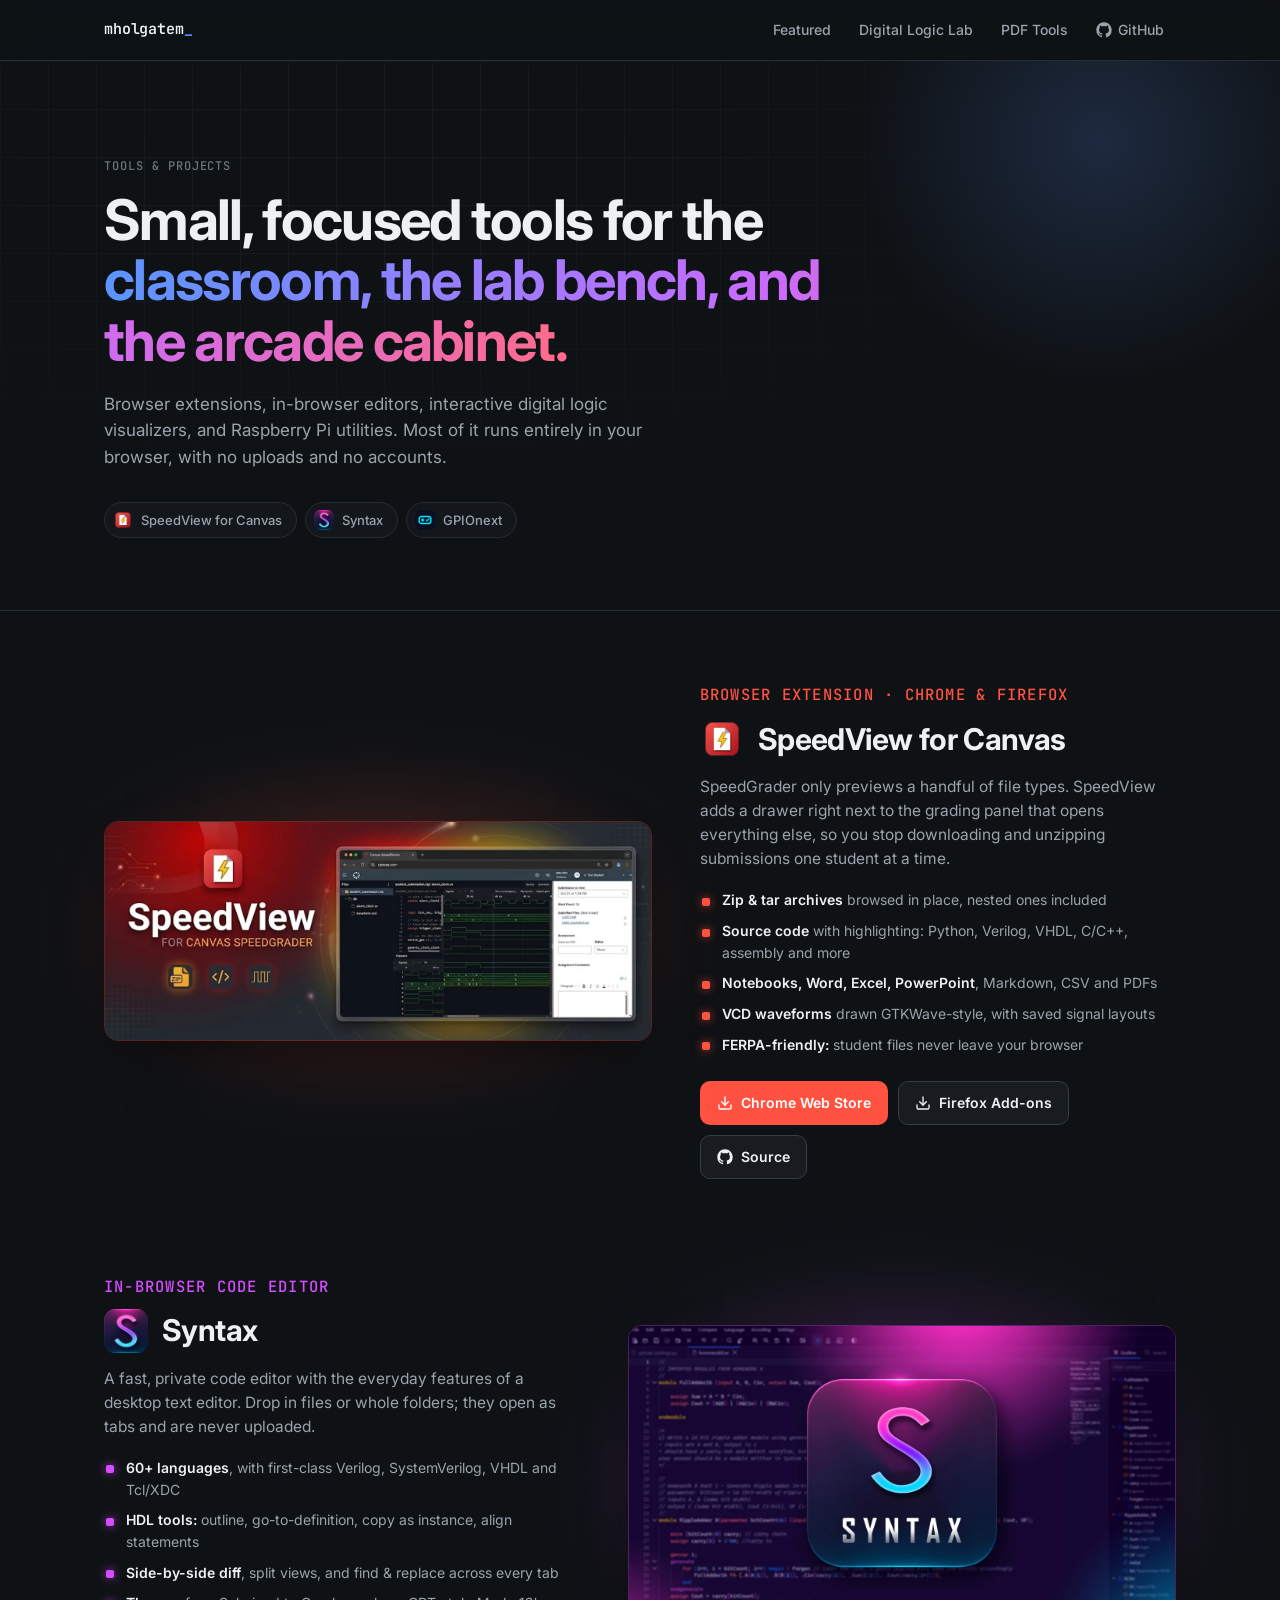
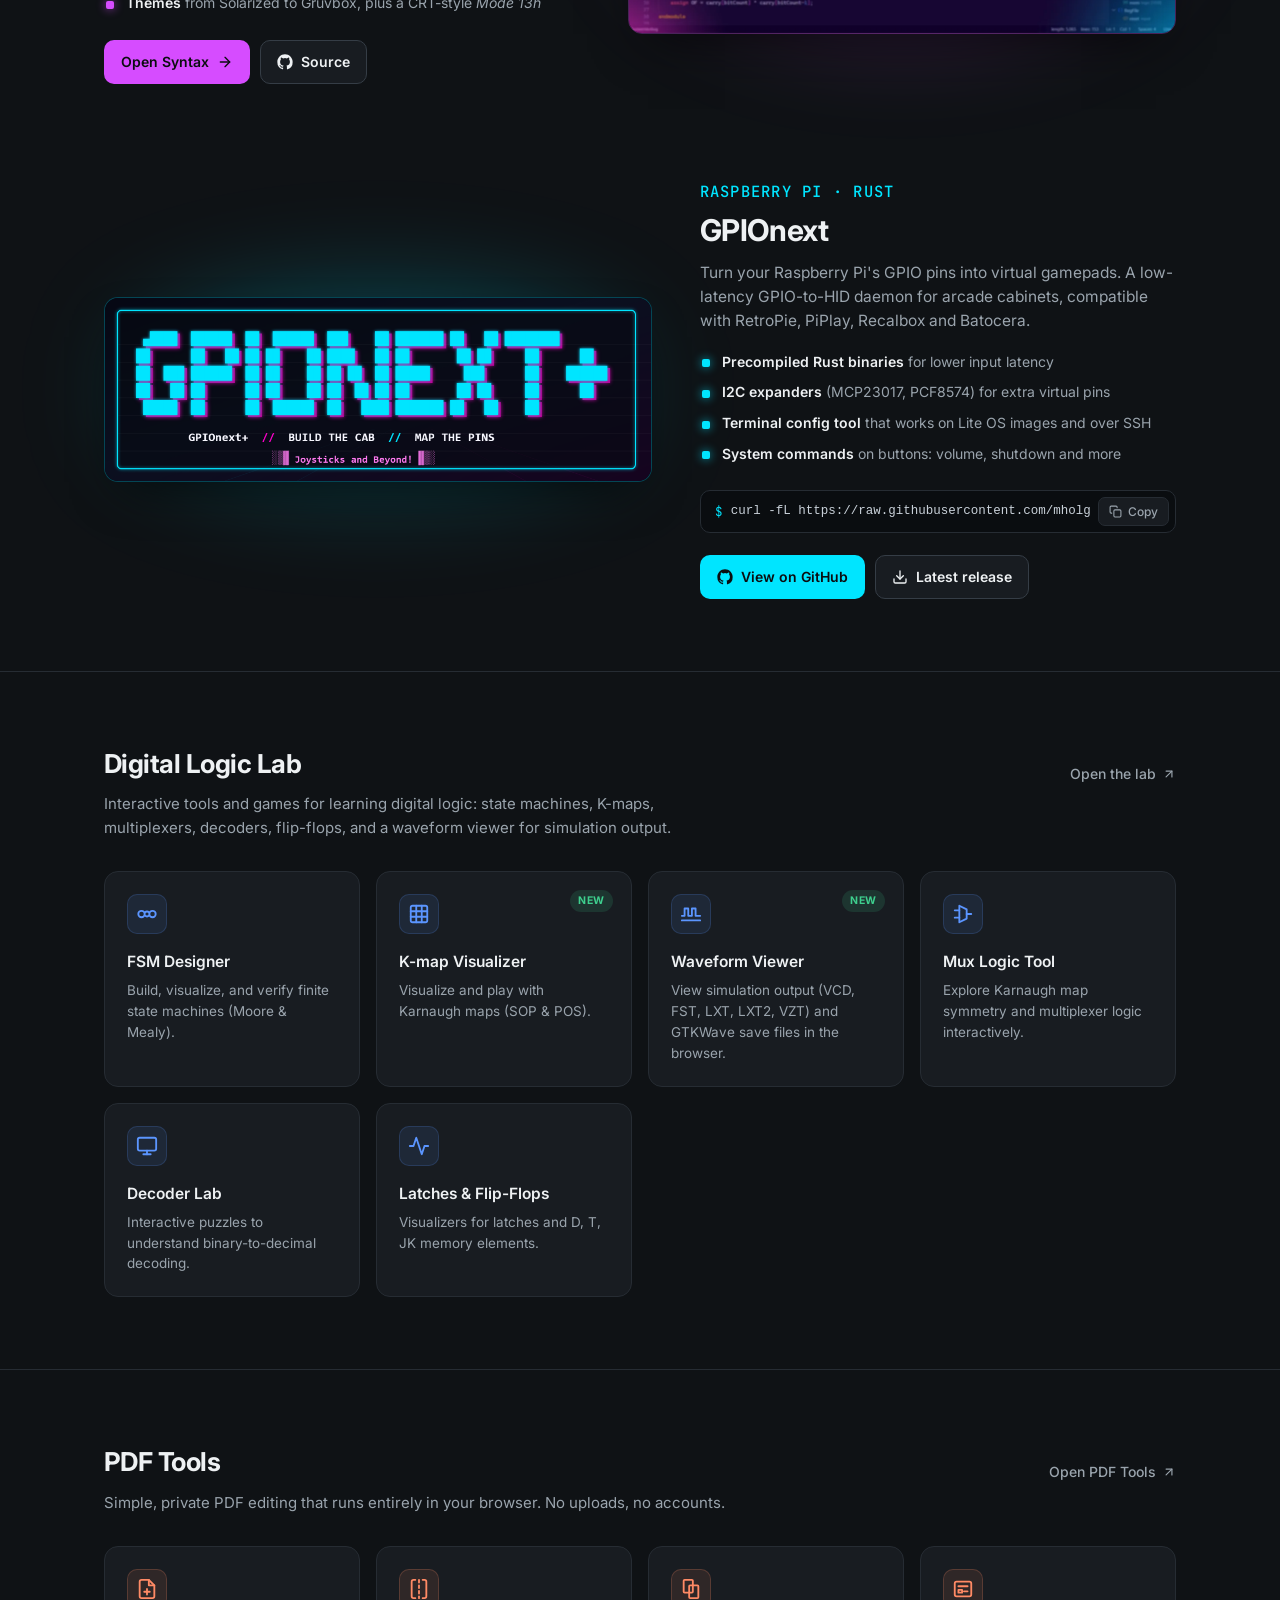
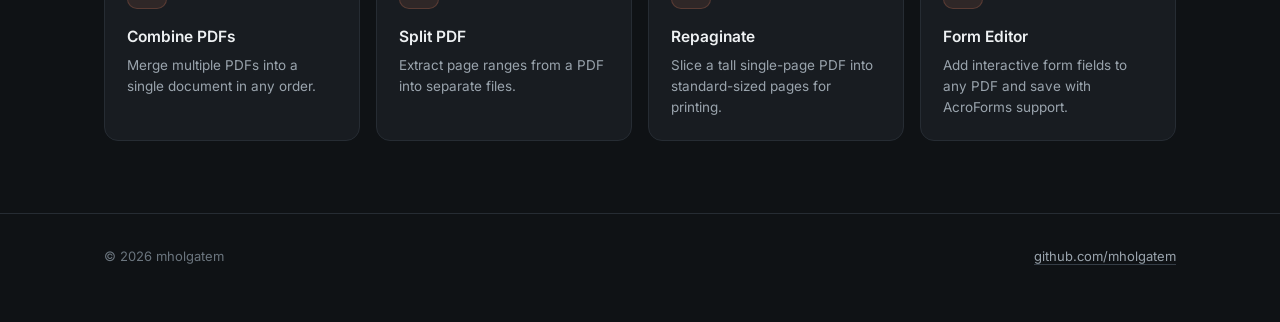
<file: index.html>
<!DOCTYPE html>
<html lang="en">
<head>
<meta charset="UTF-8">
<meta name="viewport" content="width=device-width, initial-scale=1.0">
<title>mholgatem</title>
<meta name="description" content="Tools and projects by mholgatem: SpeedView for Canvas, Syntax, GPIOnext, Digital Logic Lab and PDF Tools.">
<meta name="theme-color" content="#0f1215">
<link rel="icon" href="favicon.ico" sizes="any">
<link rel="icon" type="image/png" sizes="32x32" href="assets/img/favicon-32.png">
<link rel="apple-touch-icon" href="assets/img/apple-touch-icon.png">
<link rel="preconnect" href="https://fonts.googleapis.com">
<link rel="preconnect" href="https://fonts.gstatic.com" crossorigin>
<link href="https://fonts.googleapis.com/css2?family=Inter:wght@400;500;600;700&family=JetBrains+Mono:wght@500;600&display=swap" rel="stylesheet">
<link rel="stylesheet" href="styles.css">
</head>
<body>

<svg width="0" height="0" style="position:absolute" aria-hidden="true">
  <symbol id="i-arrow" viewBox="0 0 24 24" fill="none" stroke="currentColor" stroke-width="2" stroke-linecap="round" stroke-linejoin="round"><path d="M7 17 17 7"/><path d="M7 7h10v10"/></symbol>
  <symbol id="i-github" viewBox="0 0 24 24" fill="currentColor"><path d="M12 .5C5.65.5.5 5.65.5 12a11.5 11.5 0 0 0 7.86 10.92c.58.1.79-.25.79-.56v-2c-3.2.7-3.87-1.37-3.87-1.37-.52-1.33-1.28-1.69-1.28-1.69-1.04-.71.08-.7.08-.7 1.15.08 1.76 1.18 1.76 1.18 1.03 1.76 2.69 1.25 3.35.96.1-.75.4-1.25.73-1.54-2.55-.29-5.24-1.28-5.24-5.68 0-1.26.45-2.28 1.18-3.09-.12-.29-.51-1.46.11-3.04 0 0 .97-.31 3.17 1.18a10.9 10.9 0 0 1 5.77 0c2.2-1.49 3.17-1.18 3.17-1.18.63 1.58.23 2.75.11 3.04.74.81 1.18 1.83 1.18 3.09 0 4.41-2.69 5.38-5.25 5.67.41.36.78 1.06.78 2.14v3.17c0 .31.21.67.8.56A11.5 11.5 0 0 0 23.5 12C23.5 5.65 18.35.5 12 .5Z"/></symbol>
  <symbol id="i-download" viewBox="0 0 24 24" fill="none" stroke="currentColor" stroke-width="2" stroke-linecap="round" stroke-linejoin="round"><path d="M21 15v4a2 2 0 0 1-2 2H5a2 2 0 0 1-2-2v-4"/><polyline points="7 10 12 15 17 10"/><line x1="12" y1="15" x2="12" y2="3"/></symbol>
  <symbol id="i-play" viewBox="0 0 24 24" fill="none" stroke="currentColor" stroke-width="2" stroke-linecap="round" stroke-linejoin="round"><path d="M5 12h14"/><path d="m12 5 7 7-7 7"/></symbol>
  <symbol id="i-copy" viewBox="0 0 24 24" fill="none" stroke="currentColor" stroke-width="2" stroke-linecap="round" stroke-linejoin="round"><rect x="9" y="9" width="13" height="13" rx="2"/><path d="M5 15H4a2 2 0 0 1-2-2V4a2 2 0 0 1 2-2h9a2 2 0 0 1 2 2v1"/></symbol>
</svg>

<nav class="site-nav" aria-label="Main">
  <div class="container">
    <a class="wordmark" href="#top">mholgatem<span>_</span></a>
    <ul class="nav-links">
      <li><a href="#featured">Featured</a></li>
      <li><a href="#digital-logic-lab" class="hide-sm">Digital Logic Lab</a></li>
      <li><a href="#pdf-tools" class="hide-sm">PDF Tools</a></li>
      <li><a href="https://github.com/mholgatem" target="_blank" rel="noopener" aria-label="GitHub profile"><svg width="16" height="16"><use href="#i-github"/></svg><span class="hide-sm">GitHub</span></a></li>
    </ul>
  </div>
</nav>

<header class="hero" id="top">
  <div class="container">
    <p class="eyebrow">Tools &amp; projects</p>
    <h1>Small, focused tools for the <em>classroom, the lab bench, and the arcade cabinet.</em></h1>
    <p class="lede">Browser extensions, in-browser editors, interactive digital logic visualizers, and Raspberry&nbsp;Pi utilities. Most of it runs entirely in your browser, with no uploads and no accounts.</p>
    <ul class="hero-index">
      <li><a href="#speedview"><span class="dot"><img src="assets/img/speedview-icon.png" alt="" width="20" height="20"></span>SpeedView for Canvas</a></li>
      <li><a href="#syntax"><span class="dot"><img src="assets/img/syntax-icon.png" alt="" width="20" height="20"></span>Syntax</a></li>
      <li><a href="#gpionext"><span class="dot" style="background:#0b1020;color:#00e5ff"><svg width="14" height="14" viewBox="0 0 24 24" fill="none" stroke="currentColor" stroke-width="2.4" stroke-linecap="round"><line x1="6" y1="12" x2="10" y2="12"/><line x1="8" y1="10" x2="8" y2="14"/><circle cx="15" cy="13" r=".6"/><circle cx="18" cy="11" r=".6"/><rect x="2" y="6" width="20" height="12" rx="4"/></svg></span>GPIOnext</a></li>
    </ul>
  </div>
</header>

<main>

  <!-- ================= Featured ================= -->
  <section class="section" id="featured">
    <div class="container">

      <!-- SpeedView -->
      <article class="showcase speedview" id="speedview">
        <div class="showcase-media">
          <a href="https://chromewebstore.google.com/detail/speedview-for-canvas/bplaoeljiecmbkjepofjfhhafklddmip" target="_blank" rel="noopener">
            <img src="assets/img/speedview-marquee.webp" width="1400" height="560" alt="SpeedView drawer open in Canvas SpeedGrader, showing a student's zip file, Verilog source and a waveform viewer">
          </a>
        </div>
        <div class="showcase-body">
          <p class="eyebrow">Browser extension &middot; Chrome &amp; Firefox</p>
          <div class="showcase-title">
            <img src="assets/img/speedview-icon.png" alt="" width="44" height="44">
            <h3>SpeedView for Canvas</h3>
          </div>
          <p>SpeedGrader only previews a handful of file types. SpeedView adds a drawer right next to the grading panel that opens everything else, so you stop downloading and unzipping submissions one student at a time.</p>
          <ul class="feature-list">
            <li><strong>Zip &amp; tar archives</strong> browsed in place, nested ones included</li>
            <li><strong>Source code</strong> with highlighting: Python, Verilog, VHDL, C/C++, assembly and more</li>
            <li><strong>Notebooks, Word, Excel, PowerPoint</strong>, Markdown, CSV and PDFs</li>
            <li><strong>VCD waveforms</strong> drawn GTKWave-style, with saved signal layouts</li>
            <li><strong>FERPA-friendly:</strong> student files never leave your browser</li>
          </ul>
          <div class="actions">
            <a class="btn primary" id="sv-safari" hidden href="https://github.com/mholgatem/SpeedViewForCanvas/blob/main/docs/SAFARI.md" target="_blank" rel="noopener"><svg><use href="#i-github"/></svg>Self build for Safari</a>
            <a class="btn primary" id="sv-chrome" href="https://chromewebstore.google.com/detail/speedview-for-canvas/bplaoeljiecmbkjepofjfhhafklddmip" target="_blank" rel="noopener"><svg><use href="#i-download"/></svg>Chrome Web Store</a>
            <a class="btn" id="sv-firefox" href="https://addons.mozilla.org/en-US/firefox/addon/speedview-for-canvas/" target="_blank" rel="noopener"><svg><use href="#i-download"/></svg>Firefox Add-ons</a>
            <a class="btn" href="https://github.com/mholgatem/SpeedViewForCanvas" target="_blank" rel="noopener"><svg><use href="#i-github"/></svg>Source</a>
          </div>
        </div>
      </article>

      <!-- Syntax -->
      <article class="showcase syntax flip" id="syntax">
        <div class="showcase-media">
          <a href="https://mholgatem.github.io/syntax/" target="_blank" rel="noopener">
            <img src="assets/img/syntax-splash.webp" width="1400" height="788" loading="lazy" alt="Syntax editor logo over a blurred SystemVerilog file in the neon theme">
          </a>
        </div>
        <div class="showcase-body">
          <p class="eyebrow">In-browser code editor</p>
          <div class="showcase-title">
            <img src="assets/img/syntax-icon.png" alt="" width="44" height="44">
            <h3>Syntax</h3>
          </div>
          <p>A fast, private code editor with the everyday features of a desktop text editor. Drop in files or whole folders; they open as tabs and are never uploaded.</p>
          <ul class="feature-list">
            <li><strong>60+ languages</strong>, with first-class Verilog, SystemVerilog, VHDL and Tcl/XDC</li>
            <li><strong>HDL tools:</strong> outline, go-to-definition, copy as instance, align statements</li>
            <li><strong>Side-by-side diff</strong>, split views, and find &amp; replace across every tab</li>
            <li><strong>Themes</strong> from Solarized to Gruvbox, plus a CRT-style <em>Mode 13h</em></li>
          </ul>
          <div class="actions">
            <a class="btn primary" href="https://mholgatem.github.io/syntax/" target="_blank" rel="noopener">Open Syntax<svg><use href="#i-play"/></svg></a>
            <a class="btn" href="https://github.com/mholgatem/syntax" target="_blank" rel="noopener"><svg><use href="#i-github"/></svg>Source</a>
          </div>
        </div>
      </article>

      <!-- GPIOnext -->
      <article class="showcase gpionext" id="gpionext">
        <div class="showcase-media svg-frame">
          <a href="https://github.com/mholgatem/GPIOnext" target="_blank" rel="noopener">
            <img src="assets/img/gpionext-splash.png" width="980" height="330" loading="lazy" alt="GPIOnext terminal splash: Build the cab, map the pins">
          </a>
        </div>
        <div class="showcase-body">
          <p class="eyebrow">Raspberry Pi &middot; Rust</p>
          <div class="showcase-title">
            <h3>GPIOnext</h3>
          </div>
          <p>Turn your Raspberry Pi's GPIO pins into virtual gamepads. A low-latency GPIO-to-HID daemon for arcade cabinets, compatible with RetroPie, PiPlay, Recalbox and Batocera.</p>
          <ul class="feature-list">
            <li><strong>Precompiled Rust binaries</strong> for lower input latency</li>
            <li><strong>I2C expanders</strong> (MCP23017, PCF8574) for extra virtual pins</li>
            <li><strong>Terminal config tool</strong> that works on Lite OS images and over SSH</li>
            <li><strong>System commands</strong> on buttons: volume, shutdown and more</li>
          </ul>
          <div class="snippet">
            <span class="prompt">$</span>
            <code id="gpionext-install">curl -fL https://raw.githubusercontent.com/mholgatem/GPIOnext/main/manage | bash</code>
            <button class="copy-btn" type="button" data-copy="gpionext-install"><svg width="13" height="13"><use href="#i-copy"/></svg><span>Copy</span></button>
          </div>
          <div class="actions">
            <a class="btn primary" href="https://github.com/mholgatem/GPIOnext" target="_blank" rel="noopener"><svg><use href="#i-github"/></svg>View on GitHub</a>
            <a class="btn" href="https://github.com/mholgatem/GPIOnext/releases/latest" target="_blank" rel="noopener"><svg><use href="#i-download"/></svg>Latest release</a>
          </div>
        </div>
      </article>

    </div>
  </section>

  <!-- ================= Digital Logic Lab ================= -->
  <section class="section" id="digital-logic-lab">
    <div class="container">
      <div class="section-heading">
        <h2>Digital Logic Lab</h2>
        <a class="section-link" href="https://mholgatem.github.io/digital-logic-lab/" target="_blank" rel="noopener">
          Open the lab <svg width="14" height="14"><use href="#i-arrow"/></svg>
        </a>
      </div>
      <p class="section-desc">Interactive tools and games for learning digital logic: state machines, K-maps, multiplexers, decoders, flip-flops, and a waveform viewer for simulation output.</p>

      <div class="module-grid">

        <a href="https://mholgatem.github.io/digital-logic-lab/FiniteStateMachine/" class="module-card">
          <div class="module-icon"><svg viewBox="0 0 24 24" fill="none" stroke="currentColor" stroke-width="2" stroke-linecap="round" stroke-linejoin="round"><circle cx="6" cy="12" r="3.5"/><circle cx="18" cy="12" r="3.5"/><path d="M9.5 10.5c1.5-1.5 3.5-1.5 5 0"/><path d="M14.5 13.5c-1.5 1.5-3.5 1.5-5 0"/></svg></div>
          <div class="module-info">
            <h3>FSM Designer</h3>
            <p>Build, visualize, and verify finite state machines (Moore &amp; Mealy).</p>
          </div>
        </a>

        <a href="https://mholgatem.github.io/digital-logic-lab/KmapVisualizer/" class="module-card">
          <span class="badge">New</span>
          <div class="module-icon"><svg viewBox="0 0 24 24" fill="none" stroke="currentColor" stroke-width="2" stroke-linecap="round" stroke-linejoin="round"><rect x="3" y="3" width="18" height="18" rx="2"/><line x1="3" y1="9" x2="21" y2="9"/><line x1="3" y1="15" x2="21" y2="15"/><line x1="9" y1="3" x2="9" y2="21"/><line x1="15" y1="3" x2="15" y2="21"/></svg></div>
          <div class="module-info">
            <h3>K-map Visualizer</h3>
            <p>Visualize and play with Karnaugh maps (SOP &amp; POS).</p>
          </div>
        </a>

        <a href="https://mholgatem.github.io/digital-logic-lab/WaveformViewer/" class="module-card">
          <span class="badge">New</span>
          <div class="module-icon"><svg viewBox="0 0 24 24" fill="none" stroke="currentColor" stroke-width="2" stroke-linecap="round" stroke-linejoin="round"><polyline points="2 14 5 14 5 6 9 6 9 14 13 14 13 6 17 6 17 14 22 14"/><line x1="2" y1="19" x2="22" y2="19"/></svg></div>
          <div class="module-info">
            <h3>Waveform Viewer</h3>
            <p>View simulation output (VCD, FST, LXT, LXT2, VZT) and GTKWave save files in the browser.</p>
          </div>
        </a>

        <a href="https://mholgatem.github.io/digital-logic-lab/MuxLogicTool/" class="module-card">
          <div class="module-icon"><svg viewBox="0 0 24 24" fill="none" stroke="currentColor" stroke-width="2" stroke-linecap="round" stroke-linejoin="round"><path d="M8 3l8 4v10l-8 4z"/><line x1="3" y1="8" x2="8" y2="8"/><line x1="3" y1="16" x2="8" y2="16"/><line x1="16" y1="12" x2="21" y2="12"/></svg></div>
          <div class="module-info">
            <h3>Mux Logic Tool</h3>
            <p>Explore Karnaugh map symmetry and multiplexer logic interactively.</p>
          </div>
        </a>

        <a href="https://mholgatem.github.io/digital-logic-lab/DecoderGames/" class="module-card">
          <div class="module-icon"><svg viewBox="0 0 24 24" fill="none" stroke="currentColor" stroke-width="2" stroke-linecap="round" stroke-linejoin="round"><rect x="2" y="3" width="20" height="14" rx="2"/><line x1="8" y1="21" x2="16" y2="21"/><line x1="12" y1="17" x2="12" y2="21"/></svg></div>
          <div class="module-info">
            <h3>Decoder Lab</h3>
            <p>Interactive puzzles to understand binary-to-decimal decoding.</p>
          </div>
        </a>

        <a href="https://mholgatem.github.io/digital-logic-lab/FlipFlops/" class="module-card">
          <div class="module-icon"><svg viewBox="0 0 24 24" fill="none" stroke="currentColor" stroke-width="2" stroke-linecap="round" stroke-linejoin="round"><path d="M22 12h-4l-3 9L9 3l-3 9H2"/></svg></div>
          <div class="module-info">
            <h3>Latches &amp; Flip-Flops</h3>
            <p>Visualizers for latches and D, T, JK memory elements.</p>
          </div>
        </a>

      </div>
    </div>
  </section>

  <!-- ================= PDF Tools ================= -->
  <section class="section pdf" id="pdf-tools">
    <div class="container">
      <div class="section-heading">
        <h2>PDF Tools</h2>
        <a class="section-link" href="https://mholgatem.github.io/pdf-tools/" target="_blank" rel="noopener">
          Open PDF Tools <svg width="14" height="14"><use href="#i-arrow"/></svg>
        </a>
      </div>
      <p class="section-desc">Simple, private PDF editing that runs entirely in your browser. No uploads, no accounts.</p>

      <div class="module-grid">

        <a href="https://mholgatem.github.io/pdf-tools/#combine" class="module-card">
          <div class="module-icon"><svg viewBox="0 0 24 24" fill="none" stroke="currentColor" stroke-width="2" stroke-linecap="round" stroke-linejoin="round"><path d="M14 2H6a2 2 0 0 0-2 2v16a2 2 0 0 0 2 2h12a2 2 0 0 0 2-2V8z"/><polyline points="14 2 14 8 20 8"/><path d="M12 18v-6"/><path d="M9 15h6"/></svg></div>
          <div class="module-info">
            <h3>Combine PDFs</h3>
            <p>Merge multiple PDFs into a single document in any order.</p>
          </div>
        </a>

        <a href="https://mholgatem.github.io/pdf-tools/#split" class="module-card">
          <div class="module-icon"><svg viewBox="0 0 24 24" fill="none" stroke="currentColor" stroke-width="2" stroke-linecap="round" stroke-linejoin="round"><path d="M8 2H6a2 2 0 0 0-2 2v16a2 2 0 0 0 2 2h2"/><path d="M16 2h2a2 2 0 0 1 2 2v16a2 2 0 0 1-2 2h-2"/><line x1="12" y1="2" x2="12" y2="22" stroke-dasharray="3 3"/></svg></div>
          <div class="module-info">
            <h3>Split PDF</h3>
            <p>Extract page ranges from a PDF into separate files.</p>
          </div>
        </a>

        <a href="https://mholgatem.github.io/pdf-tools/#repaginate" class="module-card">
          <div class="module-icon"><svg viewBox="0 0 24 24" fill="none" stroke="currentColor" stroke-width="2" stroke-linecap="round" stroke-linejoin="round"><rect x="4" y="2" width="10" height="14" rx="1"/><rect x="10" y="8" width="10" height="14" rx="1"/></svg></div>
          <div class="module-info">
            <h3>Repaginate</h3>
            <p>Slice a tall single-page PDF into standard-sized pages for printing.</p>
          </div>
        </a>

        <a href="https://mholgatem.github.io/pdf-tools/#form-editor" class="module-card">
          <div class="module-icon"><svg viewBox="0 0 24 24" fill="none" stroke="currentColor" stroke-width="2" stroke-linecap="round" stroke-linejoin="round"><rect x="3" y="4" width="18" height="16" rx="2"/><line x1="7" y1="9" x2="17" y2="9"/><rect x="7" y="13" width="4" height="3"/><line x1="13" y1="14.5" x2="17" y2="14.5"/></svg></div>
          <div class="module-info">
            <h3>Form Editor</h3>
            <p>Add interactive form fields to any PDF and save with AcroForms support.</p>
          </div>
        </a>

      </div>
    </div>
  </section>

</main>

<footer class="site-footer">
  <div class="container">
    <p>&copy; <span id="year"></span> mholgatem</p>
    <p><a href="https://github.com/mholgatem" target="_blank" rel="noopener">github.com/mholgatem</a></p>
  </div>
</footer>

<script>
  document.getElementById('year').textContent = new Date().getFullYear();

  // Highlight the SpeedView install button that matches the visitor's browser.
  (function () {
    var ua = navigator.userAgent;
    var chrome = document.getElementById('sv-chrome');
    var firefox = document.getElementById('sv-firefox');
    var safari = document.getElementById('sv-safari');
    var isFirefox = /Firefox\/|FxiOS/.test(ua);
    var isSafari = !isFirefox && /Safari\//.test(ua) &&
      !/Chrome\/|Chromium\/|CriOS|Edg\/|EdgiOS|OPR\/|Android/.test(ua);
    if (isFirefox) {
      chrome.classList.remove('primary');
      firefox.classList.add('primary');
      firefox.parentNode.insertBefore(firefox, chrome);
    } else if (isSafari) {
      chrome.classList.remove('primary');
      safari.hidden = false;
    }
  })();

  document.querySelectorAll('.copy-btn').forEach(function (btn) {
    btn.addEventListener('click', function () {
      var text = document.getElementById(btn.dataset.copy).textContent;
      var label = btn.querySelector('span');
      var done = function () {
        btn.classList.add('copied');
        label.textContent = 'Copied';
        setTimeout(function () { btn.classList.remove('copied'); label.textContent = 'Copy'; }, 1600);
      };
      if (navigator.clipboard) {
        navigator.clipboard.writeText(text).then(done, function () {});
      }
    });
  });
</script>
</body>
</html>
</file>
<file: styles.css>
:root {
  color-scheme: dark;
  --bg: #0f1215;
  --bg-2: #13171b;
  --surface: #181c21;
  --surface-hover: #1f242a;
  --border: #262c33;
  --border-strong: #353d46;
  --text: #eef1f3;
  --text-dim: #9aa4ad;
  --text-faint: #6b757e;
  --accent: #5b95ff;
  --green: #3ecf8e;
  --green-soft: rgba(62, 207, 142, 0.14);
  --radius: 14px;
  --mono: "JetBrains Mono", ui-monospace, SFMono-Regular, Menlo, Consolas, monospace;
}

* { box-sizing: border-box; }

html { scroll-behavior: smooth; }
html, body { margin: 0; padding: 0; }

body {
  background: var(--bg);
  color: var(--text);
  font-family: "Inter", -apple-system, BlinkMacSystemFont, "Segoe UI", sans-serif;
  line-height: 1.55;
  -webkit-font-smoothing: antialiased;
  overflow-x: hidden;
}

img { max-width: 100%; display: block; }

a { color: inherit; }

:focus-visible {
  outline: 2px solid var(--accent);
  outline-offset: 3px;
  border-radius: 6px;
}

.container {
  max-width: 1120px;
  margin: 0 auto;
  padding: 0 24px;
}

/* ---------------- Nav ---------------- */
.site-nav {
  position: sticky;
  top: 0;
  z-index: 10;
  background: rgba(15, 18, 21, 0.78);
  backdrop-filter: saturate(160%) blur(12px);
  -webkit-backdrop-filter: saturate(160%) blur(12px);
  border-bottom: 1px solid var(--border);
}

.site-nav .container {
  display: flex;
  align-items: center;
  justify-content: space-between;
  gap: 16px;
  height: 60px;
}

.wordmark {
  font-family: var(--mono);
  font-weight: 600;
  font-size: 15px;
  text-decoration: none;
  letter-spacing: -0.01em;
}

.wordmark span { color: var(--accent); }

.nav-links {
  display: flex;
  gap: 4px;
  list-style: none;
  margin: 0;
  padding: 0;
}

.nav-links a {
  display: inline-flex;
  align-items: center;
  gap: 6px;
  padding: 6px 12px;
  border-radius: 8px;
  color: var(--text-dim);
  text-decoration: none;
  font-size: 14px;
  font-weight: 500;
  transition: color 0.15s, background 0.15s;
}

.nav-links a:hover {
  color: var(--text);
  background: var(--surface);
}

/* ---------------- Hero ---------------- */
.hero {
  position: relative;
  padding: 96px 0 72px;
  isolation: isolate;
  overflow: hidden;
}

.hero::before {
  content: "";
  position: absolute;
  inset: 0;
  z-index: -1;
  background-image:
    linear-gradient(var(--border) 1px, transparent 1px),
    linear-gradient(90deg, var(--border) 1px, transparent 1px);
  background-size: 48px 48px;
  opacity: 0.35;
  mask-image: radial-gradient(ellipse 70% 80% at 30% 20%, #000 20%, transparent 75%);
  -webkit-mask-image: radial-gradient(ellipse 70% 80% at 30% 20%, #000 20%, transparent 75%);
}

.hero::after {
  content: "";
  position: absolute;
  z-index: -1;
  width: 520px;
  height: 520px;
  top: -180px;
  right: -80px;
  background: radial-gradient(circle, rgba(91, 149, 255, 0.18), transparent 65%);
  pointer-events: none;
}

.eyebrow {
  font-family: var(--mono);
  font-size: 12px;
  font-weight: 500;
  letter-spacing: 0.08em;
  text-transform: uppercase;
  color: var(--text-faint);
  margin: 0 0 14px;
}

.hero h1 {
  margin: 0;
  max-width: 760px;
  font-size: clamp(34px, 5.4vw, 56px);
  line-height: 1.08;
  font-weight: 700;
  letter-spacing: -0.03em;
}

.hero h1 em {
  font-style: normal;
  background: linear-gradient(90deg, #5b95ff, #c86bff 55%, #ff6b8b);
  -webkit-background-clip: text;
  background-clip: text;
  color: transparent;
}

.hero p.lede {
  margin: 20px 0 0;
  max-width: 580px;
  font-size: 17px;
  color: var(--text-dim);
}

.hero-index {
  display: flex;
  flex-wrap: wrap;
  gap: 8px;
  margin: 32px 0 0;
  padding: 0;
  list-style: none;
}

.hero-index a {
  display: inline-flex;
  align-items: center;
  gap: 8px;
  padding: 7px 14px 7px 8px;
  border: 1px solid var(--border);
  border-radius: 999px;
  background: var(--bg-2);
  text-decoration: none;
  font-size: 13px;
  font-weight: 500;
  color: var(--text-dim);
  transition: border-color 0.15s, color 0.15s;
}

.hero-index a:hover {
  border-color: var(--border-strong);
  color: var(--text);
}

.hero-index .dot {
  width: 20px;
  height: 20px;
  border-radius: 6px;
  display: grid;
  place-items: center;
  overflow: hidden;
}

.hero-index .dot img { width: 100%; height: 100%; }

/* ---------------- Section scaffolding ---------------- */
.section {
  padding: 72px 0;
  border-top: 1px solid var(--border);
  scroll-margin-top: 60px;
}

.section-heading {
  display: flex;
  align-items: flex-end;
  justify-content: space-between;
  gap: 16px;
  flex-wrap: wrap;
  margin-bottom: 8px;
}

.section-heading h2 {
  margin: 0;
  font-size: 26px;
  font-weight: 700;
  letter-spacing: -0.02em;
}

.section-link {
  display: inline-flex;
  align-items: center;
  gap: 6px;
  color: var(--text-dim);
  text-decoration: none;
  font-size: 14px;
  font-weight: 500;
  transition: color 0.15s;
}

.section-link:hover { color: var(--accent); }

.section-desc {
  margin: 0 0 32px;
  color: var(--text-dim);
  font-size: 15px;
  max-width: 640px;
}

/* ---------------- Featured showcases ---------------- */
.showcase {
  --tint: 91, 149, 255;
  display: grid;
  grid-template-columns: 1.15fr 1fr;
  gap: 48px;
  align-items: center;
  scroll-margin-top: 80px;
}

.showcase > * { min-width: 0; }

.showcase + .showcase { margin-top: 96px; }

.showcase.flip { grid-template-columns: 1fr 1.15fr; }
.showcase.flip .showcase-media { order: 2; }

.showcase.speedview { --tint: 255, 82, 64; }
.showcase.syntax    { --tint: 214, 76, 255; }
.showcase.gpionext  { --tint: 0, 229, 255; }

.showcase-media {
  position: relative;
  border-radius: var(--radius);
  isolation: isolate;
}

.showcase-media::before {
  content: "";
  position: absolute;
  inset: 8% 6%;
  z-index: -1;
  background: rgba(var(--tint), 0.35);
  filter: blur(60px);
  border-radius: 50%;
}

.showcase-media a {
  display: block;
  border-radius: var(--radius);
  overflow: hidden;
  border: 1px solid rgba(var(--tint), 0.28);
  box-shadow: 0 20px 50px -20px rgba(0, 0, 0, 0.8);
  transition: transform 0.25s ease, border-color 0.25s ease;
}

.showcase-media a:hover {
  transform: translateY(-3px);
  border-color: rgba(var(--tint), 0.55);
}

.showcase-media img {
  width: 100%;
  height: auto;
}

.showcase-media.svg-frame a { background: #060814; }

.showcase-body .eyebrow {
  color: rgb(var(--tint));
  margin-bottom: 10px;
}

.showcase-title {
  display: flex;
  align-items: center;
  gap: 14px;
  margin: 0 0 14px;
}

.showcase-title img {
  width: 44px;
  height: 44px;
  border-radius: 11px;
  flex: none;
}

.showcase-title h3 {
  margin: 0;
  font-size: 30px;
  font-weight: 700;
  letter-spacing: -0.02em;
  line-height: 1.1;
}

.showcase-body > p {
  margin: 0 0 18px;
  color: var(--text-dim);
  font-size: 15.5px;
}

.feature-list {
  list-style: none;
  margin: 0 0 26px;
  padding: 0;
  display: grid;
  gap: 9px;
}

.feature-list li {
  position: relative;
  padding-left: 22px;
  font-size: 14px;
  color: var(--text-dim);
}

.feature-list li strong {
  color: var(--text);
  font-weight: 600;
}

.feature-list li::before {
  content: "";
  position: absolute;
  left: 2px;
  top: 0.62em;
  width: 8px;
  height: 8px;
  border-radius: 2px;
  background: rgb(var(--tint));
  box-shadow: 0 0 10px rgba(var(--tint), 0.7);
}

.actions {
  display: flex;
  flex-wrap: wrap;
  gap: 10px;
}

.btn {
  display: inline-flex;
  align-items: center;
  gap: 8px;
  padding: 10px 16px;
  border-radius: 10px;
  border: 1px solid var(--border-strong);
  background: var(--surface);
  color: var(--text);
  text-decoration: none;
  font-size: 14px;
  font-weight: 600;
  transition: background 0.15s, border-color 0.15s, transform 0.15s;
}

.btn:hover {
  background: var(--surface-hover);
  border-color: #46505b;
  transform: translateY(-1px);
}

.btn svg { width: 16px; height: 16px; flex: none; }
.btn[hidden] { display: none; }

.btn.primary {
  background: rgb(var(--tint));
  border-color: transparent;
  color: #0b0d10;
}

.btn.primary:hover {
  background: rgb(var(--tint));
  filter: brightness(1.1);
}

.showcase.speedview .btn.primary { color: #fff; }

/* install snippet */
.snippet {
  display: flex;
  align-items: center;
  gap: 8px;
  margin: 0 0 22px;
  padding: 6px 6px 6px 14px;
  border: 1px solid var(--border);
  border-radius: 10px;
  background: #0a0d10;
  font-family: var(--mono);
  font-size: 12.5px;
}

.snippet .prompt { color: rgb(var(--tint)); user-select: none; }

.snippet code {
  flex: 1;
  min-width: 0;
  overflow-x: auto;
  white-space: nowrap;
  color: #c9d1d9;
  scrollbar-width: none;
}

.snippet code::-webkit-scrollbar { display: none; }

.copy-btn {
  flex: none;
  display: inline-flex;
  align-items: center;
  gap: 6px;
  padding: 6px 10px;
  border: 1px solid var(--border);
  border-radius: 7px;
  background: var(--surface);
  color: var(--text-dim);
  font: 500 12px "Inter", sans-serif;
  cursor: pointer;
  transition: color 0.15s, border-color 0.15s;
}

.copy-btn:hover { color: var(--text); border-color: var(--border-strong); }
.copy-btn.copied { color: var(--green); border-color: rgba(62, 207, 142, 0.4); }

/* ---------------- Module grid ---------------- */
.module-grid {
  display: grid;
  grid-template-columns: repeat(auto-fill, minmax(240px, 1fr));
  gap: 16px;
}

.module-card {
  position: relative;
  display: flex;
  flex-direction: column;
  gap: 16px;
  padding: 22px;
  background: var(--surface);
  border: 1px solid var(--border);
  border-radius: var(--radius);
  text-decoration: none;
  color: inherit;
  transition: border-color 0.15s, background 0.15s, transform 0.15s;
}

a.module-card:hover {
  background: var(--surface-hover);
  border-color: var(--border-strong);
  transform: translateY(-2px);
}

.module-icon {
  width: 40px;
  height: 40px;
  padding: 8px;
  border-radius: 10px;
  color: var(--accent);
  background: rgba(91, 149, 255, 0.1);
  border: 1px solid rgba(91, 149, 255, 0.18);
}

.pdf .module-icon {
  color: #ff8a65;
  background: rgba(255, 138, 101, 0.1);
  border-color: rgba(255, 138, 101, 0.2);
}

.module-icon svg { width: 100%; height: 100%; display: block; }

.module-info h3 {
  margin: 0 0 6px;
  font-size: 15.5px;
  font-weight: 600;
}

.module-info p {
  margin: 0;
  font-size: 13.5px;
  color: var(--text-dim);
}

.badge {
  position: absolute;
  top: 18px;
  right: 18px;
  font-size: 10.5px;
  font-weight: 700;
  letter-spacing: 0.06em;
  text-transform: uppercase;
  padding: 3px 8px;
  border-radius: 999px;
  color: var(--green);
  background: var(--green-soft);
}

/* ---------------- Footer ---------------- */
.site-footer {
  border-top: 1px solid var(--border);
  padding: 32px 0 56px;
}

.site-footer .container {
  display: flex;
  justify-content: space-between;
  gap: 16px;
  flex-wrap: wrap;
}

.site-footer p {
  margin: 0;
  font-size: 13px;
  color: var(--text-faint);
}

.site-footer a {
  color: var(--text-dim);
  text-decoration: underline;
  text-decoration-color: var(--border-strong);
  text-underline-offset: 3px;
}

.site-footer a:hover { color: var(--accent); }

/* ---------------- Responsive ---------------- */
@media (max-width: 900px) {
  .showcase,
  .showcase.flip {
    grid-template-columns: 1fr;
    gap: 28px;
  }
  .showcase.flip .showcase-media { order: 0; }
  .showcase + .showcase { margin-top: 72px; }
}

@media (max-width: 600px) {
  .container { padding: 0 16px; }
  .nav-links .hide-sm { display: none; }
  .nav-links a { padding: 6px 8px; }
  .hero { padding: 64px 0 48px; }
  .section { padding: 56px 0; }
  .showcase-title h3 { font-size: 26px; }
}

@media (prefers-reduced-motion: reduce) {
  html { scroll-behavior: auto; }
  *, *::before, *::after { transition: none !important; }
}
</file>
